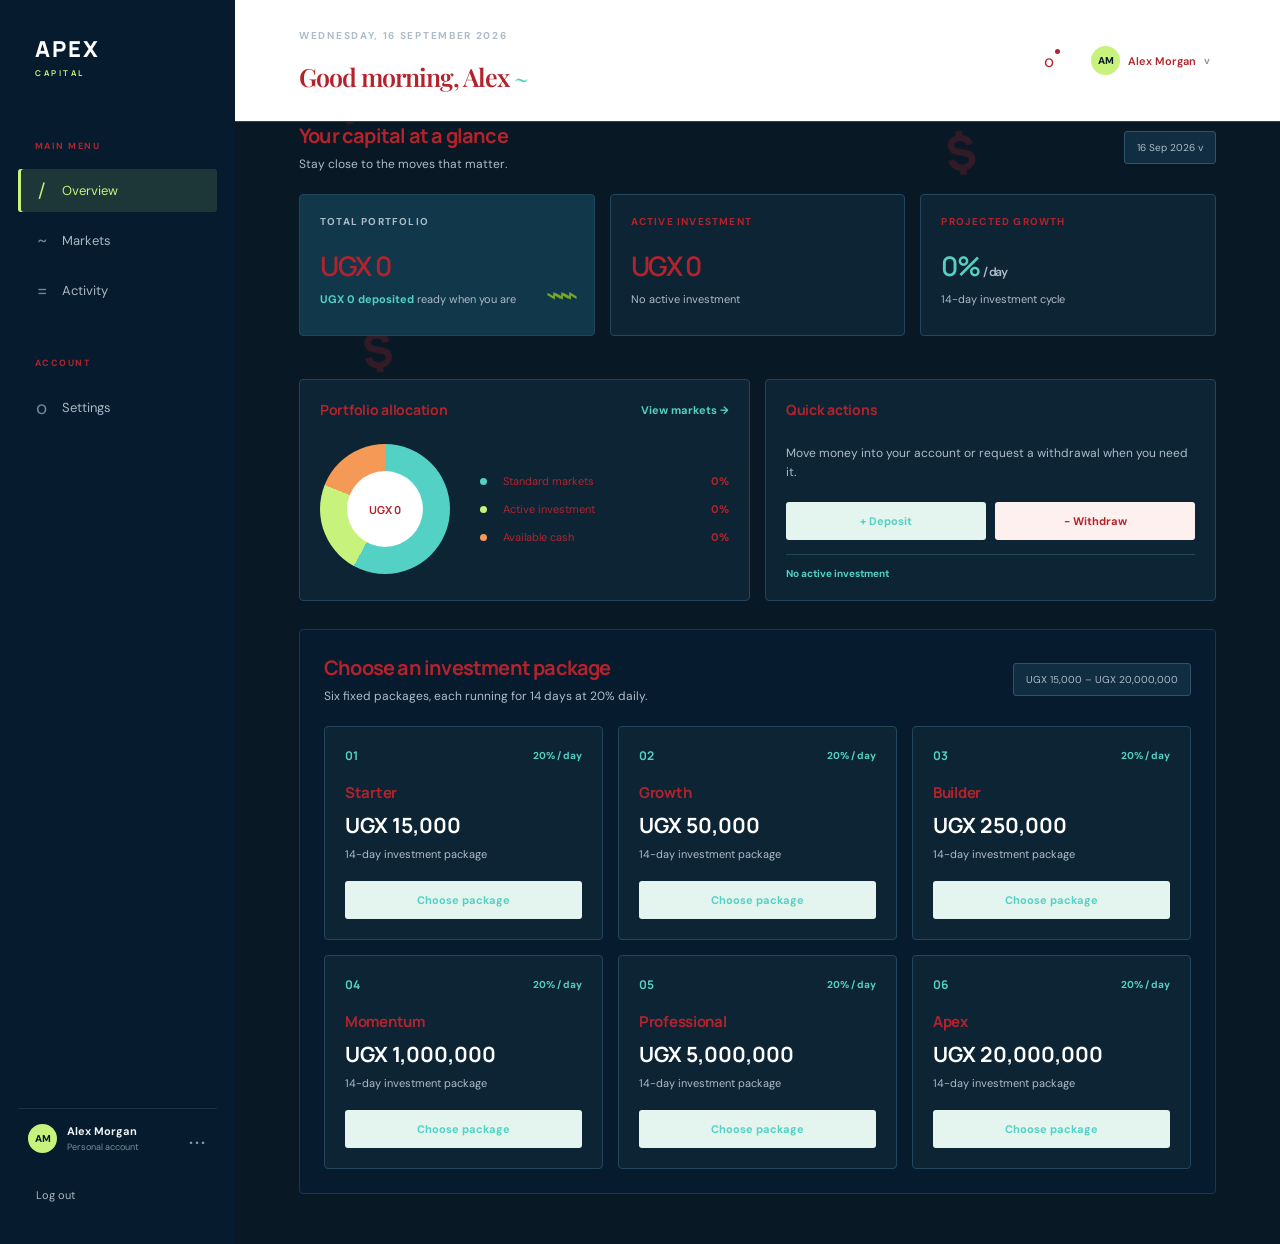
<file: dashboard.html>
<!doctype html>
<html lang="en">
<head>
  <meta charset="UTF-8">
  <meta name="viewport" content="width=device-width, initial-scale=1.0">
  <meta name="theme-color" content="#061b2e">
  <title>Dashboard | APEX CAPITAL</title>
  <link rel="stylesheet" href="styles.css">
  <link rel="stylesheet" href="theme.css">
  <link rel="stylesheet" href="mobile.css">
  <link rel="stylesheet" href="dark.css">
</head>
<body class="dashboard-page">
  <main class="app-shell">
    <section class="dashboard" id="dashboard">
      <aside class="sidebar">
        <div class="brand-mark"><span>APEX</span><small>CAPITAL</small></div>
        <nav>
          <p class="nav-label">MAIN MENU</p>
          <button class="nav-item active" data-view="overview"><span class="nav-icon">/</span> Overview</button>
          <button class="nav-item client-only" data-view="markets"><span class="nav-icon">~</span> Markets</button>
          <button class="nav-item" data-view="activity"><span class="nav-icon">=</span> Activity</button>
          <p class="nav-label nav-spacer">ACCOUNT</p>
          <button class="nav-item" data-view="settings"><span class="nav-icon">o</span> Settings</button>
          <button class="nav-item admin-only" data-view="admin"><span class="nav-icon">#</span> Admin panel</button>
        </nav>
        <div class="sidebar-bottom"><div class="profile-mini"><span class="avatar" id="sidebarAvatar">AM</span><span><strong id="sidebarName">Alex Morgan</strong><small>Personal account</small></span><b>...</b></div><button class="logout-button" id="logoutButton">Log out</button></div>
      </aside>
      <div class="dashboard-main">
        <header class="topbar"><div><p class="eyebrow">WEDNESDAY, 16 SEPTEMBER 2026</p><h2 id="pageTitle">Good morning, Alex <span>~</span></h2></div><div class="top-actions"><button class="icon-button" id="notificationButton" title="Notifications">o<span class="notification-dot"></span></button><button class="profile-chip"><span class="avatar" id="topAvatar">AM</span><span id="topName">Alex Morgan</span><b>v</b></button></div></header>
        <div id="viewContent"></div>
      </div>
    </section>
  </main>
  <div class="toast" id="toast"></div>
  <script src="app.js"></script>
</body>
</html>
</file>
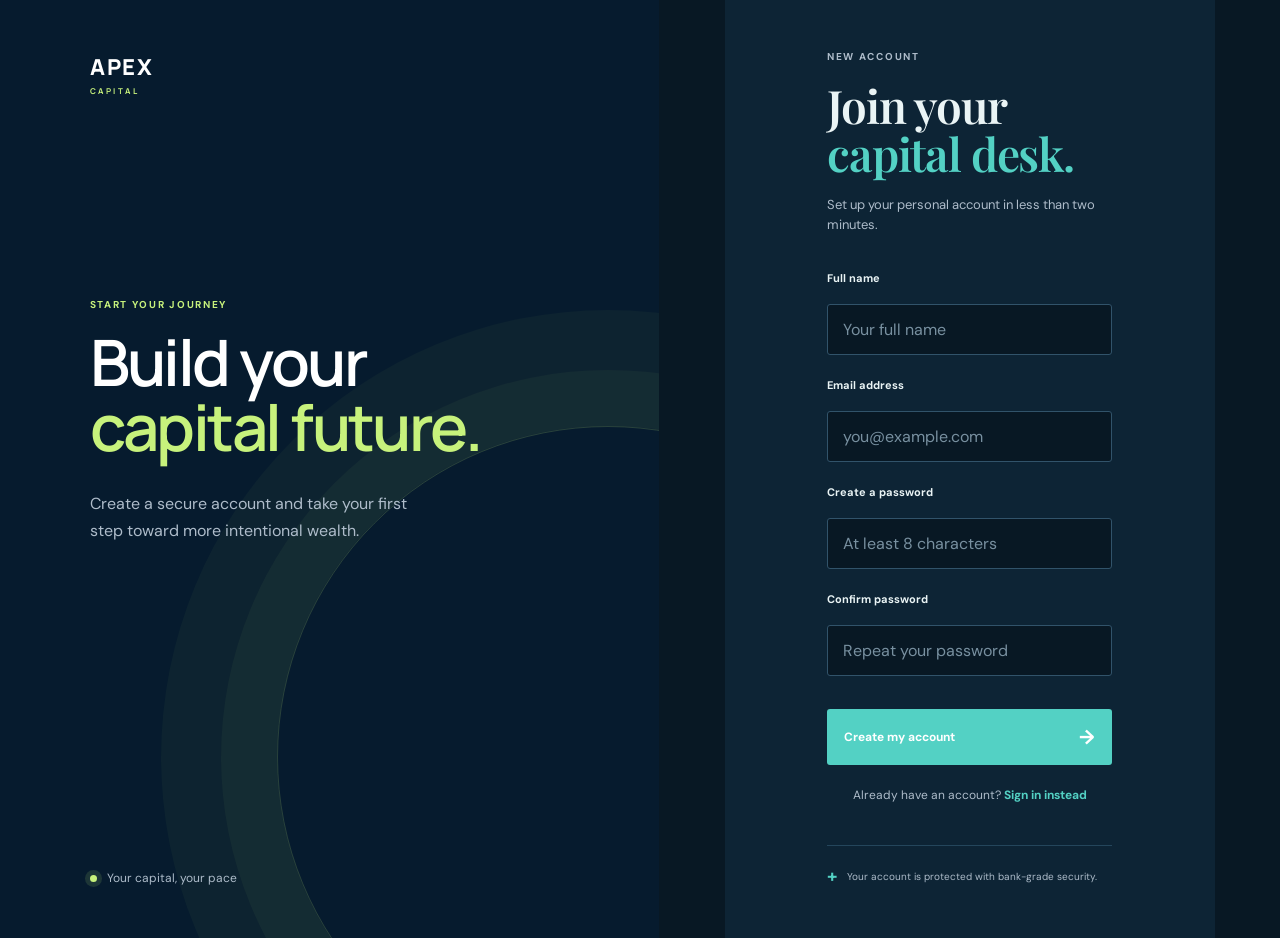
<file: signup.html>
<!doctype html>
<html lang="en">
<head>
  <meta charset="UTF-8">
  <meta name="viewport" content="width=device-width, initial-scale=1.0">
  <meta name="theme-color" content="#061b2e">
  <title>Create account | APEX CAPITAL</title>
  <link rel="stylesheet" href="styles.css">
  <link rel="stylesheet" href="theme.css">
  <link rel="stylesheet" href="mobile.css">
  <link rel="stylesheet" href="dark.css">
</head>
<body>
  <main class="app-shell">
    <section class="login-screen signup-screen">
      <div class="login-visual">
        <div class="brand-mark"><span>APEX</span><small>CAPITAL</small></div>
        <div class="visual-copy">
          <p class="eyebrow">START YOUR JOURNEY</p>
          <h1>Build your<br><em>capital future.</em></h1>
          <p>Create a secure account and take your first step toward more intentional wealth.</p>
        </div>
        <div class="market-pulse"><span class="pulse-dot"></span> Your capital, your pace</div>
      </div>
      <div class="login-panel">
        <div class="mobile-brand"><div class="brand-mark"><span>APEX</span><small>CAPITAL</small></div></div>
        <div class="login-heading"><p class="eyebrow">NEW ACCOUNT</p><h2>Join your<br><span>capital desk.</span></h2><p>Set up your personal account in less than two minutes.</p></div>
        <form id="signupForm">
          <label for="signupName">Full name</label>
          <input id="signupName" type="text" placeholder="Your full name" required>
          <label for="signupEmail">Email address</label>
          <input id="signupEmail" type="email" placeholder="you@example.com" required>
          <label for="signupPassword">Create a password</label>
          <input id="signupPassword" type="password" placeholder="At least 8 characters" minlength="8" required>
          <label for="confirmPassword">Confirm password</label>
          <input id="confirmPassword" type="password" placeholder="Repeat your password" minlength="8" required>
          <button class="primary-button" type="submit">Create my account <span>&rarr;</span></button>
        </form>
        <p class="login-note">Already have an account? <a href="index.html">Sign in instead</a></p>
        <div class="security-note"><span class="lock-icon">+</span><span>Your account is protected with bank-grade security.</span></div>
      </div>
    </section>
  </main>
  <div class="toast" id="toast"></div>
  <script src="signup.js"></script>
</body>
</html>
</file>
<file: styles.css>
@import url('https://fonts.googleapis.com/css2?family=DM+Sans:wght@400;500;600;700&family=Manrope:wght@500;600;700;800&family=Playfair+Display:wght@600;700&display=swap');
:root{--ink:#082139;--navy:#061b2e;--muted:#718092;--line:#e6ebef;--paper:#f7f9fa;--lime:#c7f27c;--lime-dark:#78a628;--teal:#0d7e78;--white:#fff;--orange:#f59a56;--red:#d26e68}*{box-sizing:border-box}body{margin:0;background:var(--paper);color:var(--ink);font-family:'DM Sans',sans-serif}button,input{font:inherit}button{cursor:pointer;border:0}a{color:var(--teal);text-decoration:none}.app-shell
:root{--ink:#082139;--navy:#061b2e;--muted:#718092;--line:#e6ebef;--paper:#f7f9fa;--lime:#c7f27c;--lime-dark:#78a628;--teal:#0d7e78;--white:#fff;--orange:#f59a56;--red:#d26e68}*{box-sizing:border-box}body{margin:0;background:var(--paper);color:var(--ink);font-family:'DM Sans',sans-serif}button,input{font:inherit}button{cursor:pointer;border:0}a{color:var(--teal);text-decoration:none}.app-shell
@import url('https://fonts.googleapis.com/css2?family=DM+Sans:wght@400;500;600;700&family=Manrope:wght@500;600;700;800&display=swap');
:root{--ink:#082139;--navy:#061b2e;--muted:#718092;--line:#e6ebef;--paper:#f7f9fa;--lime:#c7f27c;--lime-dark:#78a628;--teal:#0d7e78;--white:#fff;--orange:#f59a56;--red:#d26e68}*{box-sizing:border-box}body{margin:0;background:var(--paper);color:var(--ink);font-family:'DM Sans',sans-serif}button,input{font:inherit}button{cursor:pointer;border:0}a{color:var(--teal);text-decoration:none}.app-shell{min-height:100vh}.login-screen{min-height:100vh;display:grid;grid-template-columns:1.03fr .97fr;background:var(--white)}.login-visual{position:relative;overflow:hidden;padding:52px 7vw;color:white;background:var(--navy);display:flex;flex-direction:column;justify-content:space-between}.login-visual:after{content:'';position:absolute;width:660px;height:660px;border:1px solid rgba(199,242,124,.18);border-radius:50%;right:-280px;bottom:-150px;box-shadow:0 0 0 56px rgba(199,242,124,.04),0 0 0 116px rgba(199,242,124,.035)}.brand-mark{letter-spacing:.12em;display:flex;flex-direction:column;gap:3px;width:max-content;font-family:Manrope,sans-serif;font-weight:800}.brand-mark span{font-size:22px}.brand-mark small{font-size:8px;letter-spacing:.32em;color:var(--lime);font-weight:700}.visual-copy{position:relative;z-index:1;margin-bottom:12vh}.eyebrow{font-size:10px;letter-spacing:.17em;font-weight:700;color:var(--muted);margin:0 0 18px}.login-visual .eyebrow{color:var(--lime)}h1,h2{font-family:Manrope,sans-serif;letter-spacing:-.055em;margin:0}h1{font-size:clamp(42px,5vw,76px);line-height:1.02;font-weight:600}.visual-copy h1 em{color:var(--lime);font-style:normal}.visual-copy>p:last-child{font-size:16px;line-height:1.7;max-width:330px;color:#aebcca;margin-top:30px}.market-pulse{position:relative;z-index:1;font-size:12px;color:#aebcca;display:flex;gap:10px;align-items:center}.market-pulse strong{color:var(--lime);font-weight:600}.pulse-dot{display:inline-block;width:7px;height:7px;background:var(--lime);border-radius:50%;box-shadow:0 0 0 5px rgba(199,242,124,.12)}.login-panel{max-width:490px;width:100%;margin:auto;padding:50px 8vw}.mobile-brand{display:none}.login-heading h2{font-size:44px;line-height:1.05;font-weight:600;margin-bottom:16px}.login-heading h2 span{color:var(--teal)}.login-heading>p:last-child{color:var(--muted);font-size:14px;margin:0 0 38px}.login-panel label{font-size:12px;font-weight:700;display:block;margin-bottom:9px}.field-label-row{display:flex;justify-content:space-between;align-items:center}.field-label-row a{font-size:11px;font-weight:600;margin-bottom:9px}.login-panel input{width:100%;border:1px solid var(--line);border-radius:3px;padding:15px 16px;outline:0;color:var(--ink);margin-bottom:22px;background:#fbfcfc;transition:.2s}.login-panel input:focus{border-color:var(--teal);box-shadow:0 0 0 3px rgba(13,126,120,.1)}.password-field{position:relative}.password-field input{padding-right:64px}.show-password{position:absolute;right:14px;top:15px;background:transparent;color:var(--muted);font-size:9px;letter-spacing:.1em;font-weight:700}.primary-button{background:var(--teal);color:white;padding:16px 20px;border-radius:3px;width:100%;font-weight:700;display:flex;justify-content:space-between;align-items:center;transition:transform .2s,background .2s}.primary-button:hover{background:#096b66;transform:translateY(-2px)}.primary-button span{font-size:20px}.login-note{text-align:center;font-size:12px;color:var(--muted);margin-top:24px}.login-note a{font-weight:700}.security-note{border-top:1px solid var(--line);margin-top:42px;padding-top:20px;color:#9aa5af;font-size:10px;display:flex;gap:10px;align-items:center}.lock-icon{font-size:16px;color:var(--teal);font-weight:700}.dashboard{min-height:100vh;display:flex}.sidebar{width:245px;background:var(--navy);color:#aab9c4;padding:33px 20px 25px;display:flex;flex-direction:column}.sidebar .brand-mark{margin-left:17px;color:white;margin-bottom:68px}.sidebar .brand-mark small{color:var(--lime)}nav{display:flex;flex-direction:column;gap:7px}.nav-label{font-size:9px;letter-spacing:.16em;font-weight:700;color:#60788a;margin:0 17px 10px}.nav-spacer{margin-top:38px}.nav-item{background:transparent;color:#aab9c4;text-align:left;padding:13px 17px;border-radius:3px;font-size:13px;display:flex;align-items:center;gap:14px}.nav-item.active,.nav-item:hover{color:white;background:#12354b}.nav-item.active{box-shadow:inset 3px 0 0 var(--lime)}.nav-item.active .nav-icon{color:var(--lime)}.nav-icon{font-size:19px;line-height:12px;color:#6e8898;width:13px;text-align:center}.sidebar-bottom{margin-top:auto}.profile-mini{display:flex;align-items:center;gap:10px;padding:18px 8px;border-top:1px solid #183449}.profile-mini strong{display:block;color:#eef3f5;font-size:11px}.profile-mini small{display:block;color:#6f8594;font-size:10px;margin-top:3px}.profile-mini b{margin-left:auto;color:#71889a;letter-spacing:2px}.avatar{width:30px;height:30px;display:inline-grid;place-items:center;border-radius:50%;background:#dfb8a2;color:#713c2c;font-size:10px;font-weight:800}.logout-button{background:transparent;color:#7890a0;font-size:11px;margin:10px 8px}.dashboard-main{flex:1;min-width:0}.topbar{height:115px;background:#fff;border-bottom:1px solid var(--line);display:flex;justify-content:space-between;align-items:center;padding:0 5.5vw}.topbar h2{font-size:25px}.topbar h2 span{color:var(--lime-dark);font-size:22px}.top-actions{display:flex;align-items:center;gap:28px}.icon-button{background:transparent;color:#617888;font-size:17px;position:relative}.notification-dot{position:absolute;width:6px;height:6px;top:0;right:-2px;background:var(--orange);border-radius:50%}.profile-chip{display:flex;align-items:center;gap:9px;background:transparent;color:var(--ink);font-size:12px;font-weight:600}.profile-chip b{font-size:10px;color:#8c9ca5}.dashboard-main #viewContent{padding:40px 5.5vw 70px;max-width:1400px}.welcome-row{display:flex;justify-content:space-between;align-items:end;margin-bottom:28px}.welcome-row h3{font-family:Manrope,sans-serif;font-size:21px;letter-spacing:-.04em;margin:0}.welcome-row p{color:var(--muted);font-size:12px;margin:8px 0 0}.date-badge{font-size:11px;color:var(--muted);border:1px solid var(--line);padding:10px 13px;border-radius:3px;background:white}.summary-grid{display:grid;grid-template-columns:1.3fr 1fr 1fr;gap:15px;margin-bottom:28px}.summary-card{background:white;border:1px solid var(--line);padding:23px 24px;min-height:145px;position:relative}.summary-card.highlight{background:var(--teal);color:white;border-color:var(--teal)}.summary-card .card-label{font-size:10px;text-transform:uppercase;letter-spacing:.12em;font-weight:700;color:var(--muted)}.summary-card.highlight .card-label{color:#a8dbd5}.summary-card h4{font:600 31px Manrope,sans-serif;letter-spacing:-.05em;margin:20px 0 9px}.summary-card.highlight h4{color:var(--lime)}.summary-card .card-foot{font-size:11px;color:var(--muted)}.summary-card.highlight .card-foot{color:#bce2df}.trend{color:var(--lime-dark);font-weight:700}.summary-card .mini-chart{position:absolute;bottom:23px;right:24px;color:var(--lime-dark);font-size:27px;letter-spacing:-8px}.section-grid{display:grid;grid-template-columns:1.45fr 1fr;gap:15px}.content-card{background:white;border:1px solid var(--line);padding:25px}.content-card h3{font:700 15px Manrope,sans-serif;letter-spacing:-.02em;margin:0}.card-heading{display:flex;align-items:start;justify-content:space-between;margin-bottom:25px}.card-heading a{font-size:11px;font-weight:700}.allocation-chart{display:flex;gap:28px;align-items:center}.donut{width:142px;height:142px;border-radius:50%;background:conic-gradient(var(--teal) 0 58%,var(--lime) 58% 81%,var(--orange) 81% 100%);position:relative;flex:0 0 auto}.donut:after{content:'';position:absolute;inset:27px;background:#fff;border-radius:50%}.donut-center{position:absolute;inset:0;display:grid;place-items:center;z-index:1;font:700 17px Manrope}.legend{display:grid;gap:15px;width:100%}.legend-row{display:flex;align-items:center;justify-content:space-between;font-size:11px;color:var(--muted)}.legend-row span:first-child{display:flex;gap:9px;align-items:center;color:var(--ink)}.legend-dot{width:8px;height:8px;border-radius:50%;display:inline-block}.legend-row strong{color:var(--ink)}.forex-list{display:grid;gap:13px}.forex-row{display:grid;grid-template-columns:1fr 85px 55px;align-items:center;padding-bottom:13px;border-bottom:1px solid #eef1f2;font-size:12px}.forex-row:last-child{border-bottom:0;padding-bottom:0}.pair{display:flex;align-items:center;gap:9px;font-weight:700}.pair-icon{width:25px;height:25px;display:grid;place-items:center;border-radius:50%;font-size:9px;background:#e5f5f3;color:var(--teal)}.pair-icon.blue{background:#e8eef9;color:#5572b1}.pair-icon.yellow{background:#fff2d9;color:#bc8429}.pair small{display:block;color:var(--muted);font-weight:400;font-size:9px;margin-top:2px}.forex-price{text-align:right;font-weight:600}.forex-change{text-align:right;color:var(--lime-dark);font-size:10px;font-weight:700}.action-row{display:flex;gap:10px;margin-top:28px}.action-button{flex:1;padding:13px 12px;font-size:11px;font-weight:700;border-radius:3px}.action-button.deposit{background:var(--teal);color:#fff}.action-button.withdraw{background:#eef7e0;color:#6f932f}.transaction-list{display:grid;gap:0}.transaction{display:flex;align-items:center;justify-content:space-between;padding:14px 0;border-bottom:1px solid #eef1f2;font-size:12px}.transaction:last-child{border-bottom:0}.transaction-name{display:flex;align-items:center;gap:10px}.transaction-name small{display:block;color:var(--muted);font-size:10px;margin-top:3px}.transaction-amount{text-align:right;font-weight:700}.transaction-amount small{display:block;font-size:10px;margin-top:3px}.deposit-text{color:var(--teal)}.withdraw-text{color:var(--red)}.empty-view{background:white;border:1px solid var(--line);padding:55px;min-height:330px}.empty-view h3{font:600 28px Manrope;margin:0 0 10px}.empty-view p{color:var(--muted);font-size:14px}.modal-backdrop{position:fixed;inset:0;background:rgba(4,22,37,.6);display:grid;place-items:center;z-index:4;padding:20px}.modal{background:#fff;width:min(480px,100%);padding:30px;box-shadow:0 20px 60px #03152455}.modal h3{font:700 22px Manrope;margin:0 0 8px}.modal>p{font-size:12px;color:var(--muted);line-height:1.6;margin:0 0 24px}.modal label{display:block;font-size:11px;font-weight:700;margin:15px 0 8px}.modal input,.modal select{width:100%;border:1px solid var(--line);padding:13px;outline:0;background:#fbfcfc}.limit-note{font-size:10px;color:var(--muted);margin-top:7px}.modal-actions{display:flex;gap:10px;margin-top:25px}.modal-actions button{flex:1;padding:14px;font-size:12px;font-weight:700;border-radius:3px}.cancel-button{background:#eef1f2;color:var(--muted)}.confirm-button{background:var(--teal);color:#fff}.toast{position:fixed;bottom:25px;right:25px;background:var(--navy);color:white;padding:14px 18px;font-size:12px;transform:translateY(100px);transition:transform .3s;z-index:8;box-shadow:0 8px 20px #00152233}.toast.show{transform:translateY(0)}
@media(max-width:900px){.login-screen{grid-template-columns:1fr}.login-visual{display:none}.mobile-brand{display:block;margin-bottom:60px}.login-panel{padding:35px 8vw}.sidebar{width:200px}.topbar{padding:0 4vw}.dashboard-main #viewContent{padding:32px 4vw}.summary-grid,.section-grid{grid-template-columns:1fr}.summary-card{min-height:130px}}
@media(max-width:600px){.login-panel{padding:30px 24px}.mobile-brand{margin-bottom:55px}.login-heading h2{font-size:38px}.topbar{height:90px}.topbar .eyebrow{font-size:8px;margin-bottom:10px}.topbar h2{font-size:19px}.profile-chip span:not(.avatar){display:none}.top-actions{gap:15px}.sidebar{width:62px;padding:25px 8px}.sidebar .brand-mark{margin:0 auto 55px}.sidebar .brand-mark span{font-size:15px}.sidebar .brand-mark small,.nav-label,.nav-item:not(.active)::after,.nav-item{font-size:0}.nav-item{padding:13px 14px;justify-content:center}.nav-icon{font-size:17px}.profile-mini{justify-content:center;padding:15px 0}.profile-mini>span:not(.avatar),.profile-mini b,.logout-button{display:none}.dashboard-main #viewContent{padding:26px 18px}.welcome-row{align-items:start;gap:10px}.welcome-row h3{font-size:17px}.date-badge{font-size:9px;padding:8px}.allocation-chart{gap:16px}.donut{width:105px;height:105px}.donut:after{inset:21px}.legend{gap:11px}.summary-card h4{font-size:27px}}
.payment-destination{display:grid;gap:5px;background:#eff8f5;border-left:3px solid var(--teal);padding:13px 14px;margin:2px 0 18px}.payment-destination strong{font-size:10px;text-transform:uppercase;letter-spacing:.1em;color:var(--muted)}.payment-destination b{font:700 20px Manrope,sans-serif;color:var(--teal)}.payment-destination small{font-size:10px;color:var(--muted);line-height:1.5}

body.dashboard-page{--ink:#b4232c;background:#fff7f7;overflow-x:hidden}body.dashboard-page:before{content:'$     $          $    $       $          $    $       $          $    $       $          $';position:fixed;inset:-120px 0 0;z-index:0;pointer-events:none;color:rgba(180,35,44,.24);font:800 48px Manrope,sans-serif;line-height:125px;letter-spacing:26px;word-spacing:42px;white-space:pre-wrap;transform:rotate(-7deg);animation:dollarFall 18s linear infinite}.dashboard-page .dashboard{position:relative;z-index:1;background:transparent}.dashboard-page .dashboard-main{color:var(--ink)}.dashboard-page .dashboard-main h2,.dashboard-page .dashboard-main h3,.dashboard-page .dashboard-main h4,.dashboard-page .card-label,.dashboard-page .nav-label{color:var(--ink)}.dashboard-page .content-card,.dashboard-page .summary-card{background:rgba(255,255,255,.94)}.request-type{display:inline-block;padding:5px 8px;border-radius:99px;background:#fff0f0;color:#b4232c;font-size:9px;font-weight:700;text-transform:uppercase}.request-type.withdrawal{background:#fff4e9;color:#aa6b20}.reject-action{color:var(--red);margin-left:8px}@keyframes dollarFall{0%{transform:translateY(-80px) rotate(-7deg)}100%{transform:translateY(110vh) rotate(-7deg)}}
.login-money-image{position:absolute;z-index:1;top:22%;right:9%;width:min(35vw,390px);height:205px;object-fit:cover;opacity:.72;filter:saturate(.9) contrast(1.08);mix-blend-mode:screen;transform:rotate(-8deg);box-shadow:0 18px 45px rgba(0,0,0,.28)}.login-visual .visual-copy,.login-visual .market-pulse,.login-visual>.brand-mark{z-index:2}@media(max-width:900px){.login-money-image{top:14%;right:8%;width:230px;height:125px;opacity:.5}}@media(max-width:600px){.login-money-image{display:none}}

.login-select{width:100%;border:1px solid var(--line);border-radius:3px;padding:15px 16px;outline:0;color:var(--ink);margin-bottom:22px;background:#fbfcfc}.login-select:focus{border-color:var(--teal);box-shadow:0 0 0 3px rgba(13,126,120,.1)}
.signup-screen .login-panel form{gap:10px}.signup-screen .login-panel input{margin-bottom:5px}.signup-screen .login-heading{margin-bottom:27px}
.admin-only{display:none}.admin-mode .admin-only{display:flex}.admin-mode .client-only{display:none}.admin-table{width:100%;border-collapse:collapse;font-size:12px}.admin-table th{text-align:left;color:var(--muted);font-size:9px;text-transform:uppercase;letter-spacing:.1em;padding:0 0 14px}.admin-table td{border-top:1px solid var(--line);padding:15px 0}.status-pill{display:inline-block;padding:5px 8px;border-radius:99px;background:#eaf7e1;color:#688d2b;font-size:10px;font-weight:700}.status-pill.pending{background:#fff2d9;color:#ab7628}.admin-action{background:transparent;color:var(--teal);font-size:11px;font-weight:700}.notice-list{display:grid;gap:12px}.notice{padding:14px;background:#f5faf9;border-left:3px solid var(--teal);font-size:12px;color:var(--ink)}.notice small{display:block;color:var(--muted);font-size:10px;margin-top:5px}
.market-layout{display:grid;grid-template-columns:minmax(0,1.5fr) minmax(280px,.8fr);gap:15px}.market-board,.news-board{min-width:0}.market-updated,.news-caption{font-size:10px;color:var(--muted)}.market-filters{display:flex;gap:7px;flex-wrap:wrap;margin:2px 0 18px}.filter-chip{background:#f1f5f5;color:var(--muted);border:1px solid transparent;border-radius:99px;padding:7px 11px;font-size:10px}.filter-chip.active,.filter-chip:hover{background:#e2f5f1;color:var(--teal);border-color:#b7e2d8}.market-grid{display:grid;grid-template-columns:repeat(2,minmax(0,1fr));gap:8px}.market-tile{display:grid;grid-template-columns:32px minmax(0,1fr) auto 15px;align-items:center;gap:9px;text-align:left;background:#fbfcfc;border:1px solid var(--line);padding:12px 10px;border-radius:3px;color:var(--ink);transition:border-color .2s,transform .2s}.market-tile:hover{border-color:var(--teal);transform:translateY(-1px)}.market-tile-copy,.market-tile-price{min-width:0;display:grid;gap:3px}.market-tile-copy strong{font-size:11px}.market-tile-copy small,.market-tile-price small{font-size:9px;color:var(--muted);white-space:nowrap;overflow:hidden;text-overflow:ellipsis}.market-tile-price{text-align:right;font:600 11px Manrope,sans-serif}.market-tile-price small{font:600 10px 'DM Sans',sans-serif}.market-tile-arrow{color:var(--teal);font-size:16px}.live-badge{display:inline-flex;align-items:center;gap:6px;color:var(--teal);font-size:9px;font-weight:700;letter-spacing:.08em;white-space:nowrap}.live-badge i{display:block;width:6px;height:6px;background:var(--teal);border-radius:50%;box-shadow:0 0 0 4px rgba(13,126,120,.1)}.news-list{display:grid;gap:0}.news-item{display:grid;grid-template-columns:38px 1fr 7px;gap:10px;align-items:start;padding:13px 0;border-top:1px solid var(--line)}.news-time{font:600 10px Manrope,sans-serif;color:var(--muted)}.news-copy{display:grid;gap:4px}.news-copy b{font-size:8px;letter-spacing:.1em;color:var(--teal)}.news-copy strong{font-size:11px;line-height:1.45;font-weight:600}.news-impact{width:7px;height:7px;border-radius:50%;background:var(--orange);margin-top:4px}.news-impact.positive{background:var(--lime-dark)}.news-impact.neutral{background:#9caab2}.market-modal{max-width:470px}.market-modal-head{display:flex;justify-content:space-between;align-items:start}.market-modal-head h3{font:700 20px Manrope,sans-serif;margin:0}.market-quote{display:flex;align-items:baseline;gap:12px;margin:20px 0 7px}.market-quote strong{font:700 30px Manrope,sans-serif}.market-quote span{font-size:12px;font-weight:700}.market-sparkline{height:64px;display:flex;align-items:end;gap:5px;padding:8px 0 15px;border-bottom:1px solid var(--line)}.market-sparkline span{flex:1;background:var(--teal);opacity:.65;border-radius:2px 2px 0 0}.market-sparkline span:nth-child(1){height:32%}.market-sparkline span:nth-child(2){height:46%}.market-sparkline span:nth-child(3){height:38%}.market-sparkline span:nth-child(4){height:63%}.market-sparkline span:nth-child(5){height:52%}.market-sparkline span:nth-child(6){height:76%}.market-sparkline span:nth-child(7){height:88%}.chat-heading{display:flex;justify-content:space-between;align-items:baseline;margin-top:18px}.chat-heading h4{margin:0;font:700 13px Manrope,sans-serif}.chat-heading small{font-size:10px;color:var(--muted)}.market-chat{display:grid;gap:8px;background:#f5faf9;padding:10px;margin:8px 0 10px;max-height:130px;overflow:auto}.market-chat p{font-size:11px;line-height:1.45;margin:0}.market-chat b{color:var(--teal);margin-right:4px}.chat-compose{display:grid;grid-template-columns:1fr auto;gap:8px}.chat-compose input{border:1px solid var(--line);padding:10px;font-size:11px;outline:0}.market-close{margin-top:10px;width:100%}
@media(max-width:900px){.market-layout{grid-template-columns:1fr}.market-grid{grid-template-columns:repeat(2,minmax(0,1fr))}}
@media(max-width:600px){.market-grid{grid-template-columns:1fr}.market-tile{grid-template-columns:32px minmax(0,1fr) auto 15px}.market-filters{overflow-x:auto;flex-wrap:nowrap;padding-bottom:3px}.filter-chip{flex:0 0 auto}}
</file>
<file: theme.css>
@import url('https://fonts.googleapis.com/css2?family=DM+Sans:wght@400;500;600;700&family=Manrope:wght@500;600;700;800&family=Playfair+Display:wght@600;700&display=swap');
:root{--ink:#082139;--navy:#061b2e;--muted:#718092;--line:#e6ebef;--paper:#f7f9fa;--lime:#c7f27c;--teal:#0d7e78;--white:#fff;--orange:#f59a56;--red:#b4232c}*{box-sizing:border-box}body{margin:0;background:var(--paper);color:var(--ink);font-family:'DM Sans',sans-serif}button,input,select{font:inherit}button{cursor:pointer;border:0}a{color:var(--teal);text-decoration:none}.app-shell{min-height:100vh}.login-screen{min-height:100vh;display:grid;grid-template-columns:1.03fr .97fr;background:var(--white)}.login-visual{position:relative;overflow:hidden;padding:52px 7vw;color:#fff;background:var(--navy);display:flex;flex-direction:column;justify-content:space-between}.login-visual:after{content:'';position:absolute;width:660px;height:660px;border:1px solid rgba(199,242,124,.18);border-radius:50%;right:-280px;bottom:-150px;box-shadow:0 0 0 56px rgba(199,242,124,.04),0 0 0 116px rgba(199,242,124,.035)}.brand-mark{position:relative;z-index:3;letter-spacing:.12em;display:flex;flex-direction:column;gap:3px;width:max-content;font-family:Manrope,sans-serif;font-weight:800}.brand-mark span{font-size:22px}.brand-mark small{font-size:8px;letter-spacing:.32em;color:var(--lime);font-weight:700}.visual-copy{position:relative;z-index:2;margin-bottom:12vh}.eyebrow{font-size:10px;letter-spacing:.17em;font-weight:700;color:var(--muted);margin:0 0 18px}.login-visual .eyebrow{color:var(--lime)}h1,h2,h3,h4{font-family:Manrope,sans-serif;letter-spacing:-.04em;margin:0}h1{font-size:clamp(42px,5vw,76px);line-height:1.02;font-weight:600}.visual-copy h1 em{color:var(--lime);font-style:normal}.visual-copy>p:last-child{font-size:16px;line-height:1.7;max-width:330px;color:#aebcca;margin-top:30px}.market-pulse{position:relative;z-index:2;font-size:12px;color:#aebcca;display:flex;gap:10px;align-items:center}.market-pulse strong{color:var(--lime)}.pulse-dot{width:7px;height:7px;background:var(--lime);border-radius:50%;box-shadow:0 0 0 5px rgba(199,242,124,.12)}.login-panel{max-width:490px;width:100%;margin:auto;padding:50px 8vw}.mobile-brand{display:none}.login-heading{margin-bottom:36px}.login-heading h2{font:600 46px/1.05 'Playfair Display',serif;letter-spacing:-.025em}.login-heading h2 span{color:var(--teal)}.login-heading>p:last-child{color:var(--muted);font-size:13px;margin:17px 0 0;line-height:1.6}.login-panel form{display:grid;gap:8px}.login-panel label{font-size:11px;font-weight:700;color:#526276;margin-top:8px}.login-panel input,.login-panel select{width:100%;border:1px solid var(--line);border-radius:3px;padding:14px 15px;outline:0;color:var(--ink);background:#fbfcfc}.login-panel input:focus,.login-panel select:focus{border-color:var(--teal);box-shadow:0 0 0 3px rgba(13,126,120,.1)}.login-select{margin-bottom:12px}.field-label-row{display:flex;justify-content:space-between;align-items:center}.field-label-row label{margin:8px 0}.field-label-row a{font-size:10px}.password-field{position:relative}.password-field input{padding-right:60px}.show-password{position:absolute;right:12px;top:50%;transform:translateY(-50%);background:transparent;color:var(--teal);font-size:10px;font-weight:700}.primary-button{background:var(--teal);color:#fff;padding:15px 17px;border-radius:3px;font-size:12px;font-weight:700;text-align:left;margin-top:18px;display:flex;justify-content:space-between}.login-note{font-size:12px;color:var(--muted);margin:22px 0}.login-note a{font-weight:700}.security-note{display:flex;gap:10px;align-items:center;border-top:1px solid var(--line);padding-top:18px;color:var(--muted);font-size:10px}.lock-icon{color:var(--teal);font-size:18px}.login-money-image{position:absolute;z-index:1;top:22%;right:9%;width:min(35vw,390px);height:205px;object-fit:cover;opacity:.72;filter:saturate(.9) contrast(1.08);mix-blend-mode:screen;transform:rotate(-8deg);box-shadow:0 18px 45px rgba(0,0,0,.28)}.dashboard{min-height:100vh;display:flex}.sidebar{width:235px;flex:0 0 235px;background:var(--navy);color:#fff;padding:34px 18px 22px;display:flex;flex-direction:column}.sidebar .brand-mark{margin:0 17px 62px}.sidebar nav{display:flex;flex-direction:column;gap:7px}.nav-label{font-size:9px;letter-spacing:.16em;font-weight:700;color:#60788a;margin:0 17px 10px}.nav-spacer{margin-top:38px}.nav-item{background:transparent;color:#aab9c4;text-align:left;padding:13px 17px;border-radius:3px;font-size:13px}.nav-item.active,.nav-item:hover{background:rgba(199,242,124,.12);color:var(--lime)}.admin-only{display:none}.admin-mode .admin-only{display:flex}.admin-mode .client-only{display:none}.sidebar-bottom{margin-top:auto}.profile-mini{display:flex;align-items:center;gap:10px;padding:15px 10px;border-top:1px solid rgba(255,255,255,.1)}.profile-mini strong{display:block;font-size:11px}.profile-mini small{display:block;color:#7890a0;font-size:9px;margin-top:3px}.profile-mini b{margin-left:auto;color:#8296a2}.avatar{width:29px;height:29px;background:var(--lime);color:var(--navy);border-radius:50%;display:grid;place-items:center;font-size:10px;font-weight:800}.logout-button{width:100%;background:transparent;color:#aab9c4;text-align:left;padding:10px;font-size:11px}.dashboard-main{flex:1;min-width:0}.topbar{height:122px;padding:0 5vw;display:flex;align-items:center;justify-content:space-between}.topbar h2{font:600 25px 'Playfair Display',serif;color:var(--ink)}.topbar h2 span{color:var(--teal)}.top-actions{display:flex;align-items:center;gap:25px}.icon-button,.profile-chip{background:transparent;color:var(--ink)}.icon-button{position:relative}.notification-dot{position:absolute;width:5px;height:5px;background:var(--red);border-radius:50%;top:0;right:0}.profile-chip{display:flex;align-items:center;gap:8px;font-size:11px}.dashboard-main #viewContent{padding:0 5vw 50px}.welcome-row,.card-heading{display:flex;align-items:center;justify-content:space-between;gap:20px}.welcome-row{margin-bottom:22px}.welcome-row h3{font-size:20px}.welcome-row p{font-size:12px;color:var(--muted);margin:7px 0 0}.date-badge{background:#fff;padding:9px 12px;color:var(--muted);font-size:10px}.summary-grid,.section-grid{display:grid;grid-template-columns:repeat(3,1fr);gap:15px}.section-grid{grid-template-columns:repeat(2,1fr)}.summary-card,.content-card{background:rgba(255,255,255,.95);border:1px solid var(--line);padding:20px;border-radius:4px}.summary-card{min-height:142px;position:relative}.summary-card.highlight{background:var(--navy);color:#fff}.card-label{font-size:10px;color:var(--muted);text-transform:uppercase;letter-spacing:.1em}.summary-card.highlight .card-label{color:#aebcca}.summary-card h4{font-size:27px;margin:19px 0 8px;color:var(--ink)}.summary-card.highlight h4{color:#fff}.card-foot{font-size:10px;color:var(--muted)}.summary-card.highlight .card-foot{color:#aebcca}.trend,.deposit-text{color:var(--teal)!important}.withdraw-text{color:var(--red)!important}.mini-chart{position:absolute;right:18px;bottom:18px;color:var(--lime);font-size:24px}.content-card{margin-top:15px}.card-heading h3{font-size:14px}.card-heading a{font-size:11px}.allocation-chart{display:flex;align-items:center;gap:30px;margin-top:22px}.donut{width:130px;height:130px;border-radius:50%;background:conic-gradient(var(--teal) 0 58%,var(--lime) 58% 81%,var(--orange) 81%);display:grid;place-items:center}.donut:after{content:'';width:76px;height:76px;border-radius:50%;background:#fff;position:absolute}.donut-center{position:relative;z-index:1;font-size:11px;font-weight:700}.legend{display:grid;gap:14px;flex:1}.legend-row{display:flex;justify-content:space-between;font-size:11px}.legend-row i{display:inline-block;width:7px;height:7px;border-radius:50%;margin-right:7px}.action-row{display:flex;gap:9px;margin-top:20px}.action-button{flex:1;padding:12px;border-radius:3px;font-size:11px;font-weight:700}.action-button.deposit{background:#e4f5ef;color:var(--teal)}.action-button.withdraw{background:#fff0f0;color:var(--red)}.transaction-list,.forex-list{display:grid;margin-top:15px}.transaction,.forex-row{display:flex;align-items:center;justify-content:space-between;gap:12px;padding:13px 0;border-top:1px solid var(--line);font-size:11px}.transaction-name,.pair{display:flex;align-items:center;gap:10px}.transaction-name small,.pair small{display:block;color:var(--muted);font-size:9px;margin-top:3px}.pair-icon{width:29px;height:29px;display:grid;place-items:center;background:#e8f2f2;color:var(--teal);border-radius:50%;font-size:9px;font-weight:800}.pair-icon.blue{background:#e9f0fa;color:#416da2}.pair-icon.yellow{background:#fff4d9;color:#ad7925}.transaction-amount{text-align:right;font-size:11px;font-weight:700}.transaction-amount small{display:block;color:var(--muted);font-size:9px;margin-top:3px}.empty-view{color:var(--muted);font-size:11px;padding:18px 0}.modal-backdrop{position:fixed;inset:0;background:rgba(6,27,46,.55);display:grid;place-items:center;z-index:10;padding:20px}.modal{width:min(100%,480px);background:#fff;padding:24px;border-radius:4px;box-shadow:0 20px 70px rgba(0,0,0,.25)}.modal h3{font-size:20px}.modal p{font-size:12px;color:var(--muted);line-height:1.6}.modal label{display:block;font-size:10px;font-weight:700;margin:15px 0 6px}.modal input,.modal select{width:100%;padding:12px;border:1px solid var(--line)}.modal-actions{display:flex;gap:8px;margin-top:20px}.cancel-button,.confirm-button{padding:11px 14px;border-radius:3px;font-size:11px;font-weight:700}.cancel-button{background:#f1f4f5;color:var(--muted)}.confirm-button{background:var(--teal);color:#fff}.toast{position:fixed;right:24px;bottom:24px;background:var(--navy);color:#fff;padding:13px 16px;font-size:11px;border-radius:3px;opacity:0;transform:translateY(10px);transition:.25s;z-index:20}.toast.show{opacity:1;transform:translateY(0)}
.dashboard-page{--ink:#0d7e78;background:#f4fbf8;overflow-x:hidden}.dashboard-page:before{content:'$     $          $    $       $          $    $       $          $';position:fixed;inset:-120px 0 0;z-index:0;pointer-events:none;color:rgba(13,126,120,.16);font:800 48px Manrope,sans-serif;line-height:125px;letter-spacing:26px;word-spacing:42px;white-space:pre-wrap;transform:rotate(-7deg);animation:dollarFall 18s linear infinite}.dashboard-page .dashboard{position:relative;z-index:1;background:transparent}.dashboard-page .dashboard-main{color:var(--ink)}.dashboard-page .content-card,.dashboard-page .summary-card{background:rgba(255,255,255,.94)}.plan-status{color:var(--teal);font-size:10px;font-weight:700;margin-top:14px;padding-top:12px;border-top:1px solid var(--line)}.request-type{display:inline-block;padding:5px 8px;border-radius:99px;background:#e4f5ef;color:var(--teal);font-size:9px;font-weight:700;text-transform:uppercase}.request-type.withdrawal{background:#fff4e9;color:#aa6b20}.reject-action{color:var(--red);margin-left:8px}@keyframes dollarFall{0%{transform:translateY(-80px) rotate(-7deg)}100%{transform:translateY(110vh) rotate(-7deg)}}
@media(max-width:900px){.login-screen{grid-template-columns:1fr}.login-visual{display:none}.mobile-brand{display:block;margin-bottom:55px}.login-panel{padding:35px 8vw}.sidebar{width:200px;flex-basis:200px}.topbar{padding:0 4vw}.dashboard-main #viewContent{padding:32px 4vw}.summary-grid,.section-grid{grid-template-columns:1fr}.market-layout{grid-template-columns:1fr}.market-grid{grid-template-columns:repeat(2,minmax(0,1fr))}}@media(max-width:600px){.login-panel{padding:30px 24px}.login-heading h2{font-size:38px}.topbar{height:90px}.topbar h2{font-size:19px}.profile-chip span:not(.avatar){display:none}.sidebar{width:62px;flex-basis:62px;padding:25px 8px}.sidebar .brand-mark{margin:0 auto 55px}.sidebar .brand-mark span{font-size:15px}.sidebar .brand-mark small,.nav-label,.nav-item:not(.active)::after,.nav-item{font-size:0}.nav-item{padding:13px 14px;justify-content:center}.nav-icon{font-size:17px}.profile-mini{justify-content:center;padding:15px 0}.profile-mini>span:not(.avatar),.profile-mini b,.logout-button{display:none}.dashboard-main #viewContent{padding:26px 18px}.market-grid{grid-template-columns:1fr}.login-money-image{display:none}.login-heading h2{font-size:34px}.summary-card h4{font-size:24px}.welcome-row h3{font-size:17px}.content-card{padding:15px}.admin-table{display:block;overflow-x:auto;white-space:nowrap}}
</file>
<file: mobile.css>
@media (max-width: 600px) {
  .dashboard {
    display: block;
  }

  .sidebar {
    width: 100%;
    flex: none;
    padding: 18px 16px 12px;
    gap: 14px;
  }

  .sidebar .brand-mark {
    margin: 0 0 14px;
  }

  .sidebar nav {
    flex-direction: row;
    flex-wrap: wrap;
    gap: 6px;
  }

  .sidebar .nav-label,
  .sidebar .nav-spacer {
    display: none;
  }

  .sidebar .nav-item,
  .sidebar .nav-item:not(.active)::after {
    font-size: 11px;
  }

  .sidebar .nav-item {
    padding: 9px 10px;
    justify-content: flex-start;
    gap: 7px;
  }

  .sidebar .nav-icon {
    font-size: 14px;
  }

  .sidebar-bottom {
    display: none;
  }

  .dashboard-main {
    width: 100%;
    min-width: 0;
  }

  .topbar {
    height: auto;
    min-height: 90px;
    padding: 20px 18px;
    gap: 14px;
  }

  .topbar > div:first-child {
    min-width: 0;
  }

  .topbar .eyebrow {
    white-space: normal;
    line-height: 1.4;
  }

  .top-actions {
    flex: 0 0 auto;
  }

  .summary-grid,
  .section-grid {
    grid-template-columns: minmax(0, 1fr);
  }

  .summary-card,
  .content-card {
    min-width: 0;
  }

  .allocation-chart {
    grid-template-columns: minmax(0, 105px) minmax(0, 1fr);
  }
}

.investment-guide {
  display: grid;
  grid-template-columns: repeat(2, minmax(0, 1fr));
  gap: 15px;
}

.investment-step {
  display: flex;
  gap: 14px;
  margin-top: 0;
}

.investment-step h3,
.investment-start h3 {
  margin-bottom: 7px;
}

.investment-step p,
.investment-start p {
  margin: 0;
  color: var(--muted);
  font-size: 12px;
  line-height: 1.6;
}

.step-number {
  flex: 0 0 auto;
  color: var(--teal);
  font: 700 12px Manrope, sans-serif;
}

.investment-start {
  display: flex;
  align-items: center;
  justify-content: space-between;
  gap: 18px;
}

.package-grid {
  display: grid;
  grid-template-columns: repeat(3, minmax(0, 1fr));
  gap: 15px;
}

.package-section {
  margin-top: 28px;
  padding: 24px;
  border: 1px solid #17374e;
  border-radius: 4px;
  background: #061b2e;
}

.package-section h3 {
  color: #fff;
}

.package-section .welcome-row p,
.package-section .package-card p {
  color: #aebcca;
}

.package-section .date-badge {
  color: #c7f27c;
  border-color: rgba(199, 242, 124, .35);
  background: rgba(199, 242, 124, .08);
}

.package-section .package-card {
  border-color: #24465c;
  background: #0b2a40;
}

.package-section .package-amount {
  color: #fff;
}

.package-card {
  display: flex;
  flex-direction: column;
  margin-top: 0;
}

.package-head {
  display: flex;
  align-items: center;
  justify-content: space-between;
  margin-bottom: 18px;
}

.package-card h3 {
  margin-bottom: 8px;
}

.package-rate {
  color: var(--teal);
  font-size: 10px;
  font-weight: 700;
}

.package-amount {
  font: 700 21px Manrope, sans-serif;
  color: var(--ink);
}

.package-card p {
  margin: 8px 0 20px;
  color: var(--muted);
  font-size: 11px;
}

.package-card .action-button {
  width: 100%;
  margin-top: auto;
}

@media (max-width: 600px) {
  .package-grid {
    grid-template-columns: minmax(0, 1fr);
  }

  .investment-guide {
    grid-template-columns: minmax(0, 1fr);
  }

  .investment-start {
    align-items: stretch;
    flex-direction: column;
  }

  .investment-start .action-button {
    width: 100%;
  }
}
</file>
<file: dark.css>
:root {
  --ink: #eaf4f5;
  --navy: #061b2e;
  --muted: #aebcca;
  --line: #24465c;
  --paper: #081824;
  --white: #0d2435;
  --teal: #53d1c4;
  --lime: #c7f27c;
}

body,
body.dashboard-page {
  background: #081824;
  color: var(--ink);
}

.login-screen {
  background: #081824;
}

.login-panel {
  background: #0d2435;
  color: var(--ink);
}

.login-heading h2,
.login-panel label,
.login-note,
.security-note,
.login-panel .field-label-row a {
  color: var(--ink);
}

.login-heading p:not(.eyebrow),
.login-note,
.security-note {
  color: var(--muted);
}

.login-panel input,
.login-panel select {
  background: #081824;
  border-color: #31536a;
  color: var(--ink);
}

.login-panel input::placeholder {
  color: #7890a0;
}

.dashboard-page .dashboard-main,
.dashboard-page .dashboard-main h2,
.dashboard-page .dashboard-main h3,
.dashboard-page .dashboard-main h4,
.dashboard-page .card-label,
.dashboard-page .nav-label {
  color: var(--ink);
}

.dashboard-page .content-card,
.dashboard-page .summary-card {
  background: #0d2435;
  border-color: #24465c;
}

.dashboard-page .summary-card.highlight {
  background: #10374a;
}

.dashboard-page .date-badge,
.dashboard-page .filter-chip {
  background: #102d41;
  border-color: #31536a;
  color: var(--muted);
}

.dashboard-page .market-tile,
.dashboard-page .forex-row,
.dashboard-page .transaction {
  background: #0a1f30;
  border-color: #24465c;
  color: var(--ink);
}

.dashboard-page .empty-view,
.dashboard-page .notice,
.dashboard-page .payment-destination {
  background: #102d41;
  color: var(--ink);
}

.modal {
  background: #0d2435;
  color: var(--ink);
  border-color: #31536a;
}

.modal input,
.modal select {
  background: #081824;
  border-color: #31536a;
  color: var(--ink);
}

.modal .limit-note,
.modal p {
  color: var(--muted);
}

.dashboard-page:before {
  color: rgba(83, 209, 196, .08);
}
</file>
